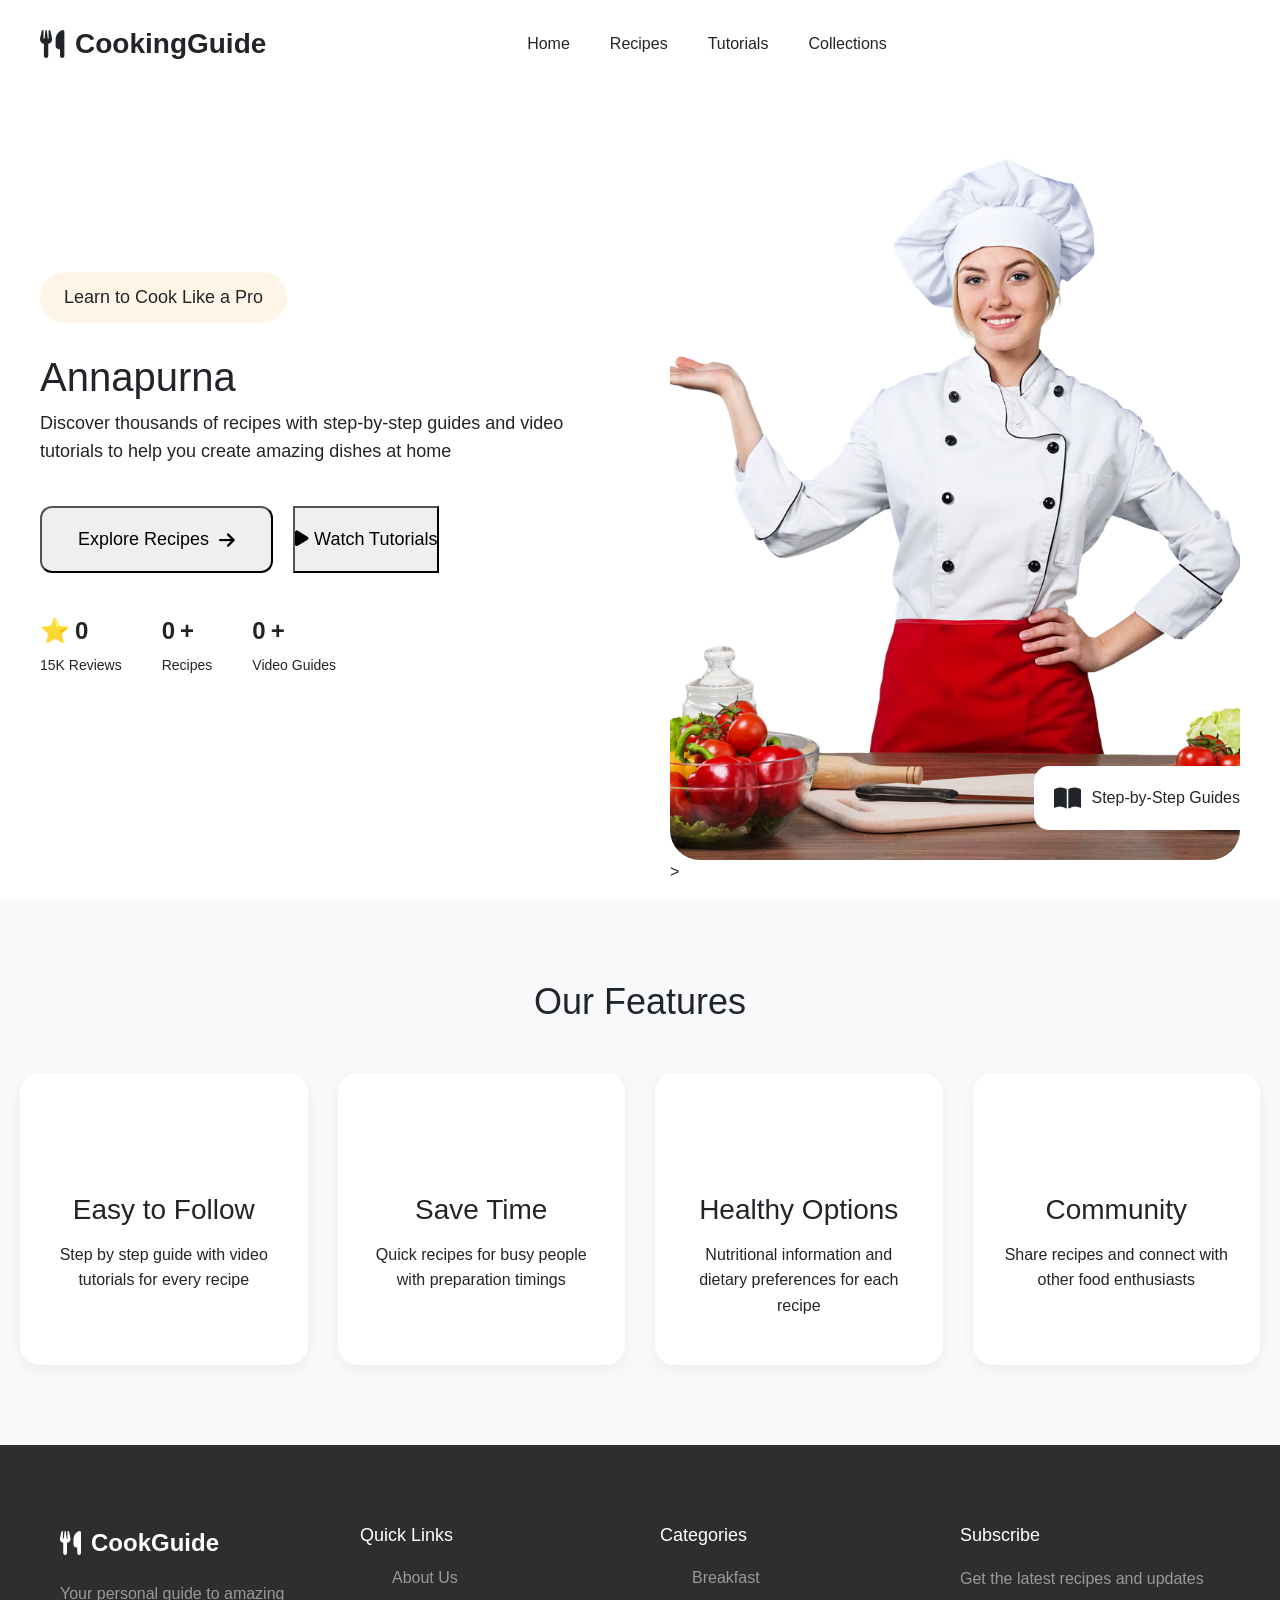
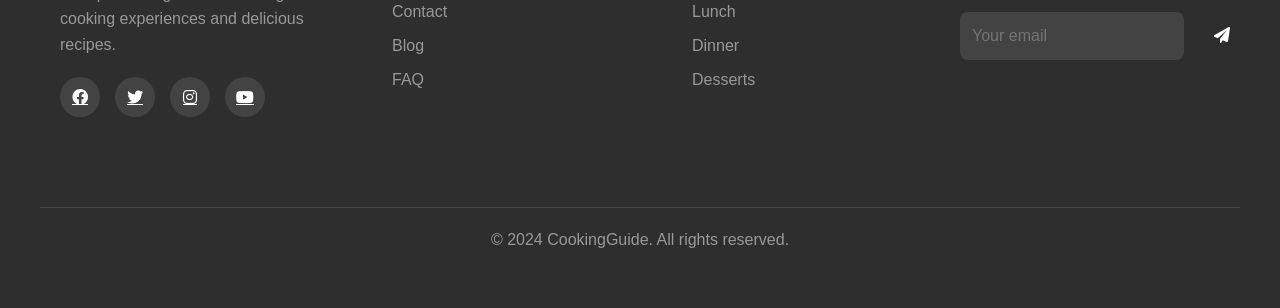
<file: index.html>
<!DOCTYPE html>
<html lang="en">
<head>
    <meta charset="UTF-8">
    <meta name="viewport" content="width=device-width, initial-scale=1.0">
    <title>Smart Cooking Experience</title>
    <link rel="stylesheet" href="style.css">
    <link href="https://cdn.jsdelivr.net/npm/bootstrap@5.3.3/dist/css/bootstrap.min.css" rel="stylesheet">
    
  <link href="https://cdn.jsdelivr.net/npm/bootstrap@5.3.3/dist/css/bootstrap.min.css" rel="stylesheet">
  
  <link rel="stylesheet" href="https://cdnjs.cloudflare.com/ajax/libs/font-awesome/6.0.0/css/all.min.css">


</head>
<body>
    
    <div class="cont">
        <div class="m-menu">
            <div class="cls-btn"><i class="fas fa-times"></i></div>
            <nav class="m-nav">
                <a href="index.html" class="active">Home</a>
                <a href="recipes.html">Recipes</a>
                <a href="#">Tutorials</a>
                <a href="#">Collections</a>
            </nav>
        </div>

        <header>
            <div class="m-toggle">
                <i class="fas fa-bars"></i>
            </div>
            <div class="logo">
                <i class="fas fa-utensils"></i>
                <span>CookingGuide</span>
            </div>
            <nav class="d-nav">
                <a href="index.html" class="active">Home</a>
                <a href="recipes.html">Recipes</a>
                <a href="#">Tutorials</a>
                <a href="#">Collections</a>
            </nav>
            <button class="log-btn">Log In</button>
        </header>

    
        <main>
            <div class="h-cont">
                <div class="tag anim-up">Learn to Cook Like a Pro</div>
                <h1 class="anim-up">Annapurna </h1>
    
                <p class="anim-up">Discover thousands of recipes with step-by-step guides and video tutorials to help you create amazing dishes at home</p>
                
                <div class="cta anim-up">
                    <button class="o-btn" onclick="window.location.href='recipes.html'">
                        <span>Explore Recipes</span>
                        <i class="fas fa-arrow-right"></i>
                    </button>
                    <button class="w-btn">
                        <span class="p-icon"><i class="fas fa-play"></i></span>
                        Watch Tutorials
                    </button>
                </div>

                <div class="stats anim-up">
                    <div class="s-item">
                        <div class="s-num">
                            <span class="star">⭐</span>
                            <span class="counter" data-target="4.8">0</span>
                        </div>
                        <p>15K Reviews</p>
                    </div>
                    <div class="s-item">
                        <div class="s-num">
                            <span class="counter" data-target="1000">0</span>+
                        </div>
                        <p>Recipes</p>
                    </div>
                    <div class="s-item">
                        <div class="s-num">
                            <span class="counter" data-target="500">0</span>+
                        </div>
                        <p>Video Guides</p>
                    </div>
                </div>
            </div>
            <div class="h-img anim-up">
                <img src="anjali photo.png" alt="Folder Image" class="folder-img">>
                <div class="f-card">
                    <i class="fas fa-book-open"></i>
                    <span>Step-by-Step Guides</span>
                </div>
            </div>
        </main>
    </div>


    <section class="feat-sec">
        <h2 class="sec-title">Our Features</h2>
        <div class="feat-grid">
            <div class="feat-card">
                <div class="feat-icon">
                    <i class="fas fa-utensils"></i>
                </div>
                <h3>Easy to Follow</h3>
                <p>Step by step guide with video tutorials for every recipe</p>
            </div>
            <div class="feat-card">
                <div class="feat-icon">
                    <i class="fas fa-clock"></i>
                </div>
                <h3>Save Time</h3>
                <p>Quick recipes for busy people with preparation timings</p>
            </div>
            <div class="feat-card">
                <div class="feat-icon">
                    <i class="fas fa-leaf"></i>
                </div>
                <h3>Healthy Options</h3>
                <p>Nutritional information and dietary preferences for each recipe</p>
            </div>
            <div class="feat-card">
                <div class="feat-icon">
                    <i class="fas fa-users"></i>
                </div>
                <h3>Community</h3>
                <p>Share recipes and connect with other food enthusiasts</p>
            </div>
        </div>
    </section>
    <footer class="footer">
        <div class="foot-content">
            <div class="foot-col">
                <div class="foot-logo">
                    <i class="fas fa-utensils"></i>
                    <span>CookGuide</span>
                </div>
                <p>Your personal guide to amazing cooking experiences and delicious recipes.</p>
                <div class="social-links">
                    <a href="#"><i class="fab fa-facebook"></i></a>
                    <a href="#"><i class="fab fa-twitter"></i></a>
                    <a href="#"><i class="fab fa-instagram"></i></a>
                    <a href="#"><i class="fab fa-youtube"></i></a>
                </div>
            </div>
            <div class="foot-col">
                <h4>Quick Links</h4>
                <ul>
                    <li><a href="#">About Us</a></li>
                    <li><a href="#">Contact</a></li>
                    <li><a href="#">Blog</a></li>
                    <li><a href="#">FAQ</a></li>
                </ul>
            </div>
            <div class="foot-col">
                <h4>Categories</h4>
                <ul>
                    <li><a href="#">Breakfast</a></li>
                    <li><a href="#">Lunch</a></li>
                    <li><a href="#">Dinner</a></li>
                    <li><a href="#">Desserts</a></li>
                </ul>
            </div>
            <div class="foot-col">
                <h4>Subscribe</h4>
                <p>Get the latest recipes and updates</p>
                <div class="subscribe">
                    <input type="email" placeholder="Your email">
                    <button><i class="fas fa-paper-plane"></i></button>
                </div>
            </div>
        </div>
        <div class="foot-bottom">
            <p>&copy; 2024 CookingGuide. All rights reserved.</p>
        </div>
    </footer>
    

    

    
      
    
    
  
  
  
    




    
</body>
</html>
</file>
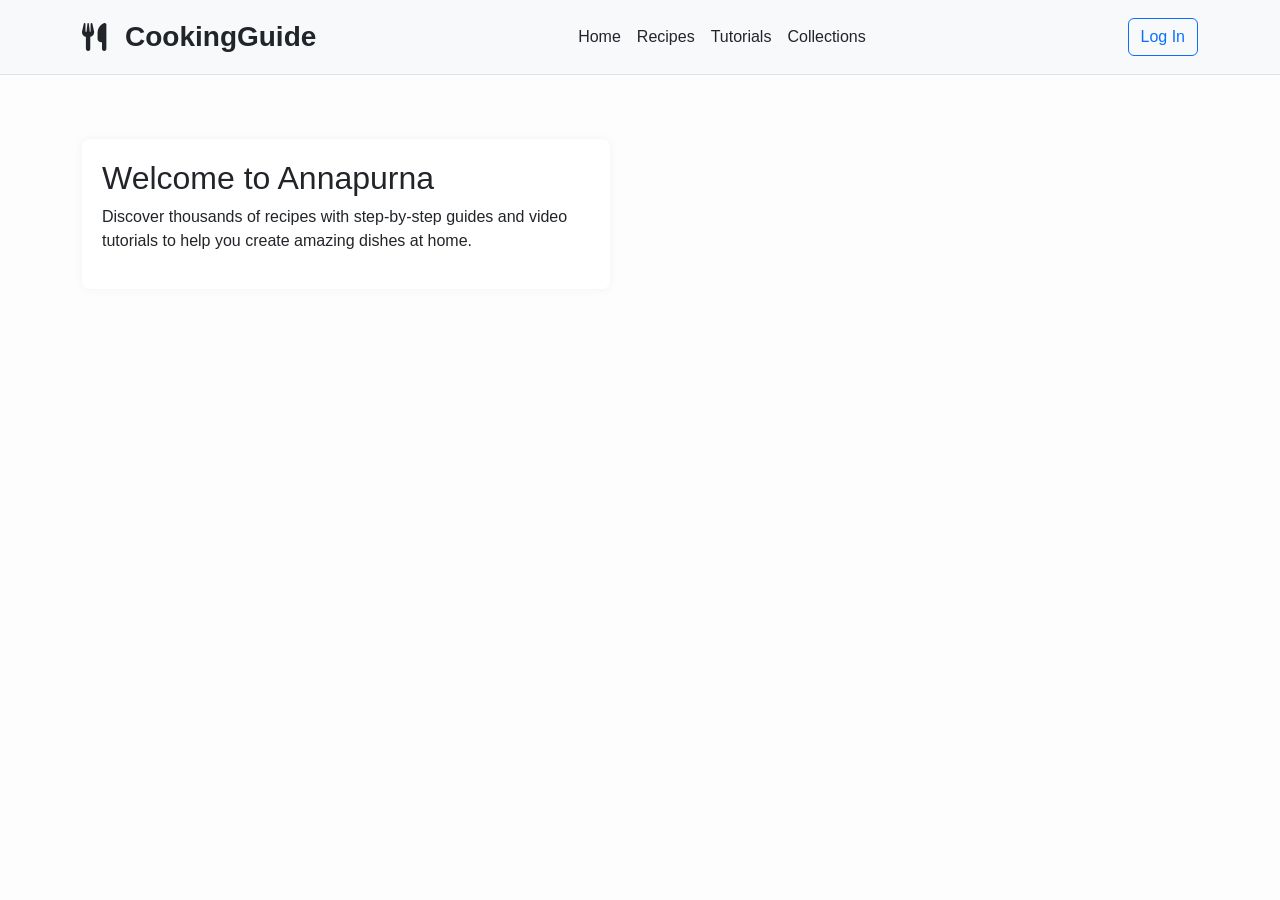
<file: home.html>
<!DOCTYPE html>
<html lang="en">
<head>
  <meta charset="UTF-8" />
  <meta name="viewport" content="width=device-width, initial-scale=1.0"/>
  <title>Smart Cooking Experience</title>

  <!-- Bootstrap CSS -->
  <link href="https://cdn.jsdelivr.net/npm/bootstrap@5.3.3/dist/css/bootstrap.min.css" rel="stylesheet">

  <!-- Font Awesome -->
  <link rel="stylesheet" href="https://cdnjs.cloudflare.com/ajax/libs/font-awesome/6.0.0/css/all.min.css">

  <!-- Custom CSS -->
  <link rel="stylesheet" href="style.css" />
</head>
<body>

  <!-- Header / Navbar -->
  <header class="bg-light py-3 border-bottom">
    <div class="container d-flex justify-content-between align-items-center">
      <div class="logo">
        <i class="fas fa-utensils me-2"></i><strong>CookingGuide</strong>
      </div>
      <nav class="d-flex gap-3">
        <a href="#" class="nav-link" onclick="showSection('home')">Home</a>
        <a href="#" class="nav-link" onclick="showSection('recipes')">Recipes</a>
        <a href="#" class="nav-link" onclick="showSection('tutorials')">Tutorials</a>
        <a href="#" class="nav-link" onclick="showSection('collections')">Collections</a>
      </nav>
      <button class="btn btn-outline-primary">Log In</button>
    </div>
  </header>

  <!-- Main Content -->
  <main class="container my-4">

    <!-- Home -->
    <section id="home" class="content-section">
      <h2>Welcome to Annapurna</h2>
      <p>Discover thousands of recipes with step-by-step guides and video tutorials to help you create amazing dishes at home.</p>
    </section>

    <!-- Recipes -->
    <section id="recipes" class="content-section d-none">
      <h2>Explore Our Recipes</h2>
      <p>Find your favorite dishes, filter by category, or try something new today!</p>
      <ul>
        <h2>Chiness item</h1>
        <li>Pasta</li>
        <li>noodles </li>
        <li>panner noodles</li>
        <li> masroom noodles</li>
        <li> momos </li>
        <li> maggie</li>
        <li> french fries</li>
        <li> Pizza</li>
      </ul>
      <h2> veg food& nonveg </h2>
      <li> allo  paratha </li>
      <li> indian thali veg </li>
      <li> chiken biryani</li>
      <li> buttter chiken</li>
      <li> handi chiken</li>
      <li> chiken lolipop</li>
      <h2> Drink</h2>
      <li> cold coffee</li>
      <li> mazza</li>
      <li> fruites</li>
      <li> string</li>
      <li> coco cola</li>
    </section>

    <!-- Tutorials -->
    <section id="tutorials" class="content-section d-none">
      <h2>Cooking Tutorials</h2>
      <p>Learn techniques with our easy-to-follow video guides.</p>
      <iframe width="100%" height="315" src="https://www.youtube.com/embed/1aW7C5gOE1w" title="YouTube video" allowfullscreen></iframe>
    </section>

    <!-- Collections -->
    <section id="collections" class="content-section d-none">
      <h2>Recipe Collections</h2>
      <p>Browse our themed collections: Quick Meals, Healthy Dinners, Festive Dishes, and more!</p>
    </section>

  </main>

  <!-- Bootstrap JS (for future interactive components) -->
  <script src="https://cdn.jsdelivr.net/npm/bootstrap@5.3.3/dist/js/bootstrap.bundle.min.js"></script>

  <!-- Custom JS -->
  <script>
    function showSection(id) {
      document.querySelectorAll('.content-section').forEach(sec => sec.classList.add('d-none'));
      document.getElementById(id).classList.remove('d-none');
    }
  </script>
</body>
</html>
</file>
<file: style.css>
root {
    --primary-color: #FF9F0D;
    --secondary-color: #E8F5E9;
    --text-color: #2E2E2E;
    --light-text: #757575;
    --background-color: #ffffff;
    --card-shadow: 0 4px 15px rgba(0,0,0,0.1);
    --accent-color: #FF9F0D;
}

* {
    margin: 0;
    padding: 0;
    box-sizing: border-box;
    font-family: 'Segoe UI', Tahoma, Geneva, Verdana, sans-serif;
}

body {
    background-color: var(--background-color);
    min-height: 100vh;
    overflow-x: hidden;
}

.cont {
    max-width: 1400px;
    margin: 0 auto;
    padding: 0 40px;
    height: 100vh;
    display: flex;
    flex-direction: column;
}

/* Mobile Menu */
.m-menu {
    position: fixed;
    top: 0;
    left: -100%;
    width: 100%;
    height: 100vh;
    background: white;
    z-index: 1000;
    padding: 40px;
    transition: left 0.3s ease;
}

.m-menu.active {
    left: 0;
}

.cls-btn {
    position: absolute;
    top: 20px;
    right: 20px;
    font-size: 24px;
    cursor: pointer;
}

.m-nav {
    display: flex;
    flex-direction: column;
    gap: 20px;
    margin-top: 60px;
}

.m-nav a {
    font-size: 24px;
    text-decoration: none;
    color: var(--text-color);
    transition: color 0.3s ease;
}

.m-nav a.active {
    color: var(--primary-color);
}

/* Header Styles */
header {
    padding: 20px 0;
    display: flex;
    justify-content: space-between;
    align-items: center;
}

.m-toggle {
    display: none;
    font-size: 24px;
    cursor: pointer;
}

.logo {
    display: flex;
    align-items: center;
    gap: 10px;
    font-size: 28px;
    font-weight: bold;
}

.logo img {
    width: 40px;
    height: 40px;
}

.d-nav {
    display: flex;
    gap: 40px;
}

nav a {
    text-decoration: none;
    color: var(--text-color);
    font-weight: 500;
    transition: color 0.3s ease;
}

nav a.active {
    color: var(--primary-color);
}

.log-btn {
    background-color: var(--primary-color);
    color: white;
    border: none;
    padding: 12px 24px;
    border-radius: 8px;
    cursor: pointer;
    font-weight: 500;
    transition: transform 0.3s ease;
}

.log-btn:hover {
    transform: translateY(-2px);
}

/* Hero Section */
main {
    flex: 1;
    display: grid;
    grid-template-columns: 1fr 1fr;
    gap: 60px;
    align-items: center;
    padding: 40px 0;
}

.h-cont {
    max-width: 600px;
}

.tag {
    background-color: rgba(255, 159, 13, 0.1);
    color: var(--primary-color);
    padding: 12px 24px;
    border-radius: 30px;
    font-size: 18px;
    font-weight: 500;
    display: inline-block;
    margin-bottom: 30px;
}

h1 {
    font-size: 64px;
    line-height: 1.2;
    margin-bottom: 30px;
}

h1 span {
    color: var(--primary-color);
}

.h-cont p {
    font-size: 18px;
    line-height: 1.6;
    margin-bottom: 40px;
}

.cta {
    display: flex;
    gap: 20px;
    margin-bottom: 40px;
}

.o-btn {
    display: flex;
    align-items: center;
    gap: 10px;
    padding: 18px 36px;
    font-size: 18px;
    border-radius: 12px;
    transition: transform 0.3s ease, box-shadow 0.3s ease;
}

.o-btn:hover {
    transform: translateY(-5px);
    box-shadow: 0 10px 20px rgba(255, 159, 13, 0.2);
}

.w-btn {
    font-size: 18px;
}

.p-icon {
    width: 50px;
    height: 50px;
}

.stats {
    display: flex;
    gap: 40px;
}

.s-item {
    text-align: center;
}

.s-num {
    font-size: 24px;
    font-weight: bold;
    color: var(--text-color);
    margin-bottom: 5px;
    display: flex;
    align-items: center;
    gap: 5px;
}

.star {
    color: #FFD700;
}

.s-item p {
    color: var(--light-text);
    font-size: 14px;
}

.h-img {
    position: relative;
    width: 100%;
    height: 100%;
}

.h-img img {
    width: 100%;
    height: 100%;
    object-fit: cover;
    border-radius: 30px;
}

.f-card {
    position: absolute;
    bottom: 30px;
    right: -20px;
    background: white;
    padding: 20px;
    border-radius: 15px;
    box-shadow: var(--card-shadow);
    display: flex;
    align-items: center;
    gap: 10px;
    animation: float 3s ease-in-out infinite;
}

.f-card i {
    color: var(--primary-color);
    font-size: 24px;

    folder-img {
        display: block;
        margin: 0 auto;

        .folder-img {
            float: left;
          }

          .folder-img {
            float: right;
          }

          body {
            display: flex;
            justify-content: center;
            align-items: center;
            height: 100vh;
          }
          
          
          
      }
}

/* Animations */
@keyframes float {
    0%, 100% {
        transform: translateY(0);
    }
    50% {
        transform: translateY(-20px);
    }
}

.anim-up {
    opacity: 0;
    transform: translateY(30px);
    animation: fadeInUp 0.6s ease forwards;
}

@keyframes fadeInUp {
    to {
        opacity: 1;
        transform: translateY(0);
    }
}

/* Food Categories */
.food-categories {
    display: flex;
    justify-content: space-between;
    margin-bottom: 40px;
}

.category-icon {
    width: 60px;
    height: 60px;
    background-color: var(--secondary-color);
    border-radius: 15px;
    display: flex;
    align-items: center;
    justify-content: center;
    cursor: pointer;
    transition: all 0.3s ease;
}

.category-icon i {
    font-size: 1.5rem;
    color: var(--text-color);
}

.category-icon.active {
    background-color: var(--primary-color);
}

.category-icon.active i {
    color: white;
}

.category-icon:hover {
    transform: translateY(-5px);
}

/* Food Cards */
.food-cards {
    display: grid;
    gap: 20px;
    margin-bottom: 30px;
}

.food-card {
    background: white;
    border-radius: 20px;
    overflow: hidden;
    box-shadow: var(--card-shadow);
    cursor: pointer;
    transition: transform 0.3s ease;
}

.food-card:hover {
    transform: translateY(-5px);
}

.food-image {
    width: 100%;
    height: 200px;
    overflow: hidden;
}

.food-image img {
    width: 100%;
    height: 100%;
    object-fit: cover;
}

.food-info {
    padding: 20px;
    display: flex;
    justify-content: space-between;
    align-items: center;
}

.food-info h3 {
    color: var(--text-color);
    margin-bottom: 5px;
}

.food-info p {
    color: var(--light-text);
}

.arrow-icon {
    width: 40px;
    height: 40px;
    background-color: var(--secondary-color);
    border-radius: 50%;
    display: flex;
    align-items: center;
    justify-content: center;
    color: var(--text-color);
    transition: all 0.3s ease;
}

.food-card:hover .arrow-icon {
    background-color: var(--primary-color);
    color: white;
}

/* Balanced Diet Section */
.balanced-diet {
    background: var(--secondary-color);
    border-radius: 20px;
    padding: 20px;
    display: flex;
    justify-content: space-between;
    align-items: center;
    margin-bottom: 80px;
}

.diet-info h3 {
    color: var(--text-color);
    margin-bottom: 10px;
}

.diet-info p {
    color: var(--light-text);
    max-width: 200px;
}

.diet-image img {
    width: 100px;
    height: 100px;
    border-radius: 15px;
    object-fit: cover;
}

/* Bottom Navigation */
.bottom-nav {
    position: fixed;
    bottom: 0;
    left: 0;
    right: 0;
    background: white;
    display: flex;
    justify-content: space-around;
    padding: 20px;
    box-shadow: 0 -4px 15px rgba(0, 0, 0, 0.05);
}

.nav-item {
    font-size: 1.5rem;
    color: var(--light-text);
    cursor: pointer;
    transition: all 0.3s ease;
}

.nav-item.active {
    color: var(--primary-color);
    transform: translateY(-5px);
}

.nav-item:hover {
    color: var(--primary-color);
    transform: translateY(-5px);
}

/* Responsive Design */
@media (max-width: 1200px) {
    .cont {
        padding: 0 20px;
    }

    h1 {
        font-size: 48px;
    }
}

@media (max-width: 968px) {
    .m-toggle {
        display: block;
    }

    .d-nav {
        display: none;
    }

    main {
        grid-template-columns: 1fr;
        text-align: center;
        gap: 40px;
    }

    .h-cont {
        margin: 0 auto;
    }

    .cta {
        justify-content: center;
    }

    .stats {
        justify-content: center;
    }

    .h-img {
        max-width: 600px;
        margin: 0 auto;
    }
}

@media (max-width: 480px) {
    .cont {
        padding: 0 15px;
    }

    h1 {
        font-size: 36px;
    }

    .tag {
        font-size: 14px;
        padding: 8px 16px;
    }

    .cta {
        flex-direction: column;
        gap: 15px;
    }

    .stats {
        flex-direction: column;
        gap: 20px;
    }

    .f-card {
        right: 50%;
        transform: translateX(50%);
    }
}

/* Update the category button styles */
.cat-btn {
    padding: 12px 30px;
    border: none;
    border-radius: 30px;
    background: #f8f8f8;
    color: #666;
    font-weight: 600;
    font-size: 16px;
    white-space: nowrap;
    cursor: pointer;
    transition: all 0.3s ease;
}

.cat-btn.active {
    background: var(--primary-color);
    color: white;
    box-shadow: 0 5px 15px rgba(255, 159, 13, 0.3);
}

.cat-btn:hover {
    transform: translateY(-2px);
    box-shadow: 0 5px 15px rgba(0, 0, 0, 0.1);
}

/* Update the recipe categories container */
.r-cats {
    display: flex;
    gap: 20px;
    margin: 30px 0;
    padding: 10px 0;
    overflow-x: auto;
    scrollbar-width: none;
    -webkit-overflow-scrolling: touch;
}

.r-cats::-webkit-scrollbar {
    display: none;
}

/* Add active indicator dot */
.cat-btn.active::after {
    content: '';
    position: absolute;
    bottom: -8px;
    left: 50%;
    transform: translateX(-50%);
    width: 6px;
    height: 6px;
    border-radius: 50%;
    background: var(--primary-color);
}

/* Features Section */
.feat-sec {
    padding: 80px 0;
    background: #f8f9fa;
}

.sec-title {
    text-align: center;
    font-size: 36px;
    margin-bottom: 50px;
    color: var(--text-color);
}

.feat-grid {
    display: grid;
    grid-template-columns: repeat(auto-fit, minmax(250px, 1fr));
    gap: 30px;
    padding: 0 20px;
}

.feat-card {
    background: white;
    padding: 30px;
    border-radius: 20px;
    text-align: center;
    box-shadow: 0 5px 15px rgba(0,0,0,0.05);
    transition: transform 0.3s ease;
}

.feat-card:hover {
    transform: translateY(-10px);
}

.feat-icon {
    width: 70px;
    height: 70px;
    background: var(--primary-color);
    border-radius: 50%;
    display: flex;
    align-items: center;
    justify-content: center;
    margin: 0 auto 20px;
}

.feat-icon i {
    font-size: 30px;
    color: white;
}

.feat-card h3 {
    margin-bottom: 15px;
    color: var(--text-color);
}

.feat-card p {
    color: var(--light-text);
    line-height: 1.6;
}

/* Footer Styles */
.footer {
    background: #2E2E2E;
    color: white;
    padding: 80px 0 20px;
}

.foot-content {
    max-width: 1200px;
    margin: 0 auto;
    display: grid;
    grid-template-columns: repeat(auto-fit, minmax(200px, 1fr));
    gap: 40px;
    padding: 0 20px;
}

.foot-col {
    margin-bottom: 30px;
}

.foot-logo {
    display: flex;
    align-items: center;
    gap: 10px;
    font-size: 24px;
    font-weight: bold;
    margin-bottom: 20px;
}

.foot-col p {
    color: #999;
    line-height: 1.6;
    margin-bottom: 20px;
}

.social-links {
    display: flex;
    gap: 15px;
}

.social-links a {
    width: 40px;
    height: 40px;
    background: rgba(255,255,255,0.1);
    border-radius: 50%;
    display: flex;
    align-items: center;
    justify-content: center;
    color: white;
    transition: all 0.3s ease;
}

.social-links a:hover {
    background: var(--primary-color);
    transform: translateY(-3px);
}

.foot-col h4 {
    font-size: 18px;
    margin-bottom: 20px;
}

.foot-col ul {
    list-style: none;
}

.foot-col ul li {
    margin-bottom: 10px;
}

.foot-col ul li a {
    color: #999;
    text-decoration: none;
    transition: color 0.3s ease;
}

.foot-col ul li a:hover {
    color: var(--primary-color);
}

.subscribe {
    display: flex;
    gap: 10px;
}

.subscribe input {
    flex: 1;
    padding: 12px;
    border: none;
    border-radius: 8px;
    background: rgba(255,255,255,0.1);
    color: white;
}

.subscribe button {
    padding: 12px 20px;
    border: none;
    border-radius: 8px;
    background: var(--primary-color);
    color: white;
    cursor: pointer;
    transition: all 0.3s ease;
}

.subscribe button:hover {
    transform: translateY(-2px);
    box-shadow: 0 5px 15px rgba(255, 159, 13, 0.3);
}

.foot-bottom {
    max-width: 1200px;
    margin: 60px auto 0;
    padding: 20px;
    border-top: 1px solid rgba(255,255,255,0.1);
    text-align: center;
    color: #999;
}

/* Responsive adjustments */
@media (max-width: 768px) {
    .feat-grid {
        grid-template-columns: repeat(auto-fit, minmax(200px, 1fr));
    }

    .foot-content {
        grid-template-columns: 1fr;
    }

    .foot-col {
        text-align: center;
    }

    .social-links {
        justify-content: center;
    }
}


body {
    background-image: url(https://image.slidesdocs.com/responsive-images/background/technology-texture-simple-business-luxury-white-powerpoint-background_344bd80b4d__960_540.jpg);
    background-size: cover;       
    background-position: center;  
    background-repeat: no-repeat; 
  }



  body {
    font-family: 'Segoe UI', sans-serif;
    background-color: #fdfdfd;
  }
  
  .nav-link {
    cursor: pointer;
    font-weight: 500;
  }
  
  .nav-link:hover {
    text-decoration: underline;
  }
  
  .content-section {
    padding: 20px;
    background: #fff;
    border-radius: 8px;
    box-shadow: 0 0 10px rgba(0,0,0,0.05);
  }
  
  iframe {
    border-radius: 12px;
  }
</file>
